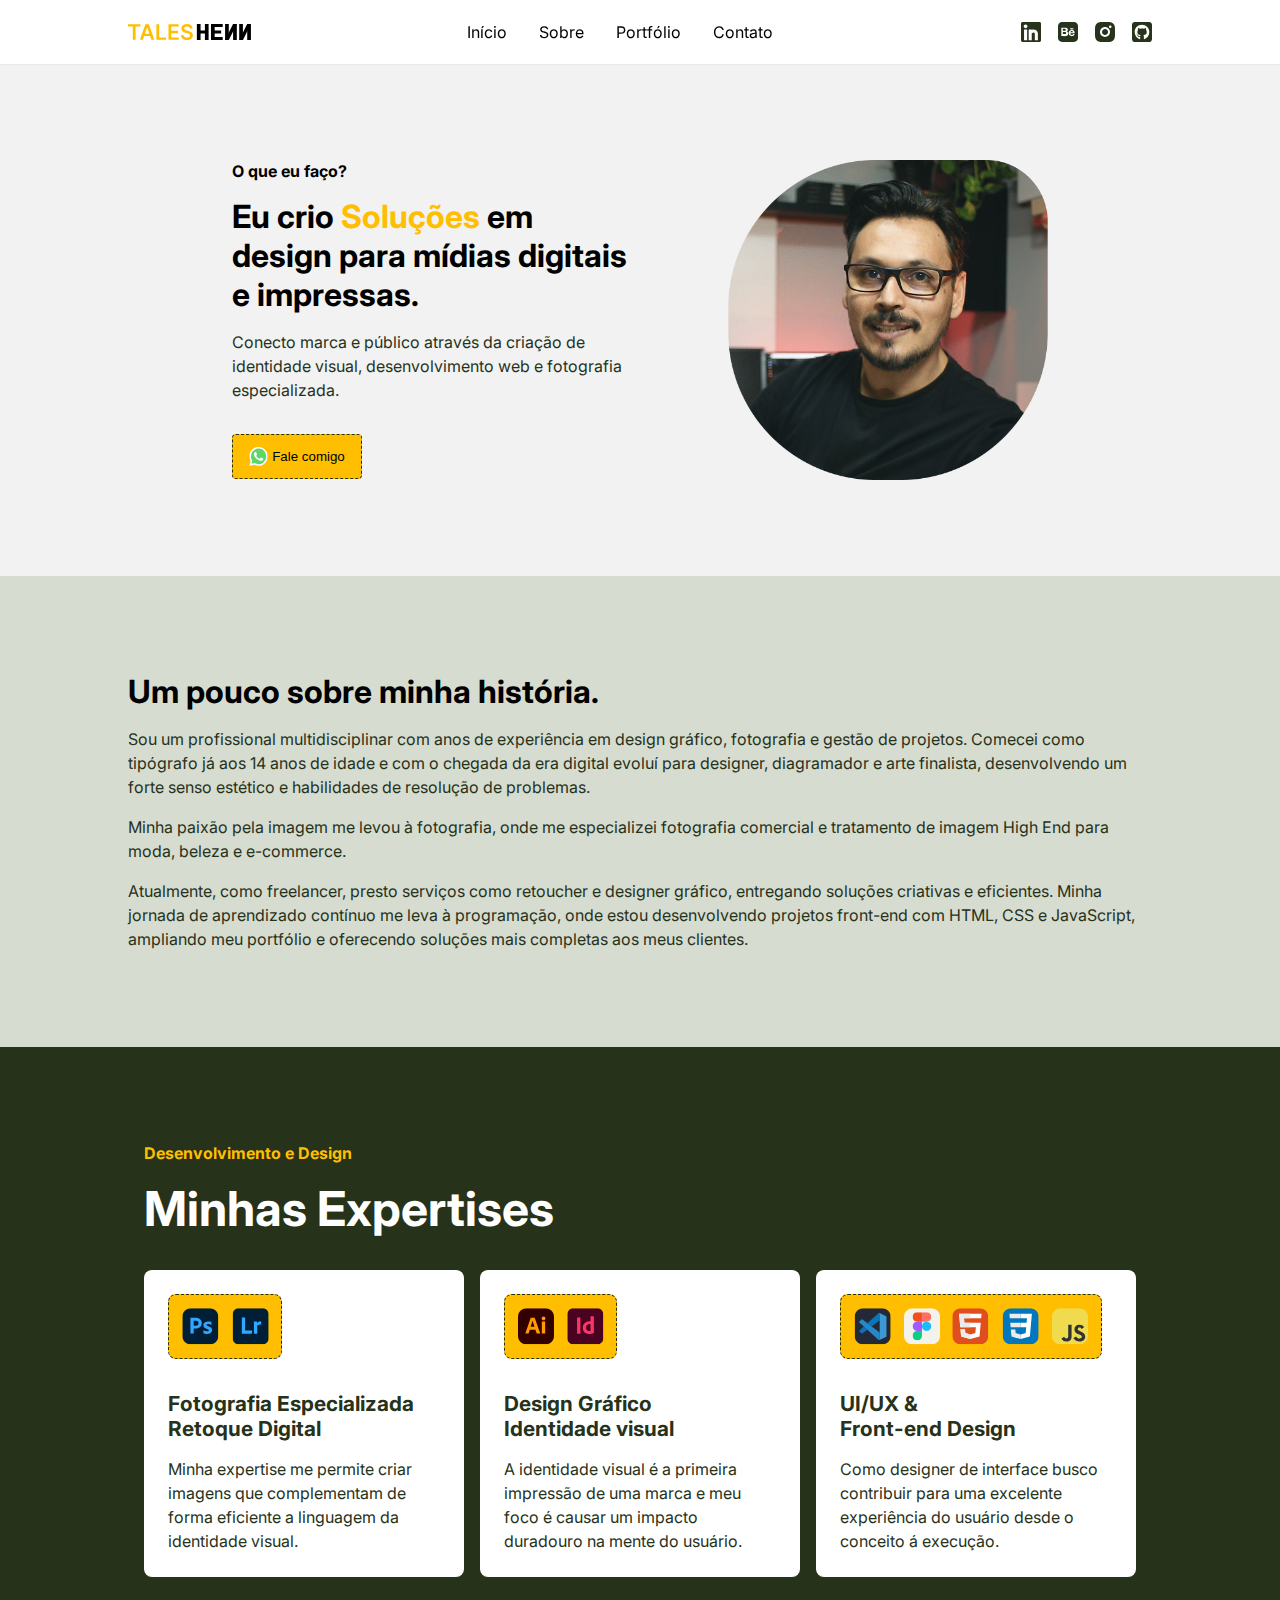
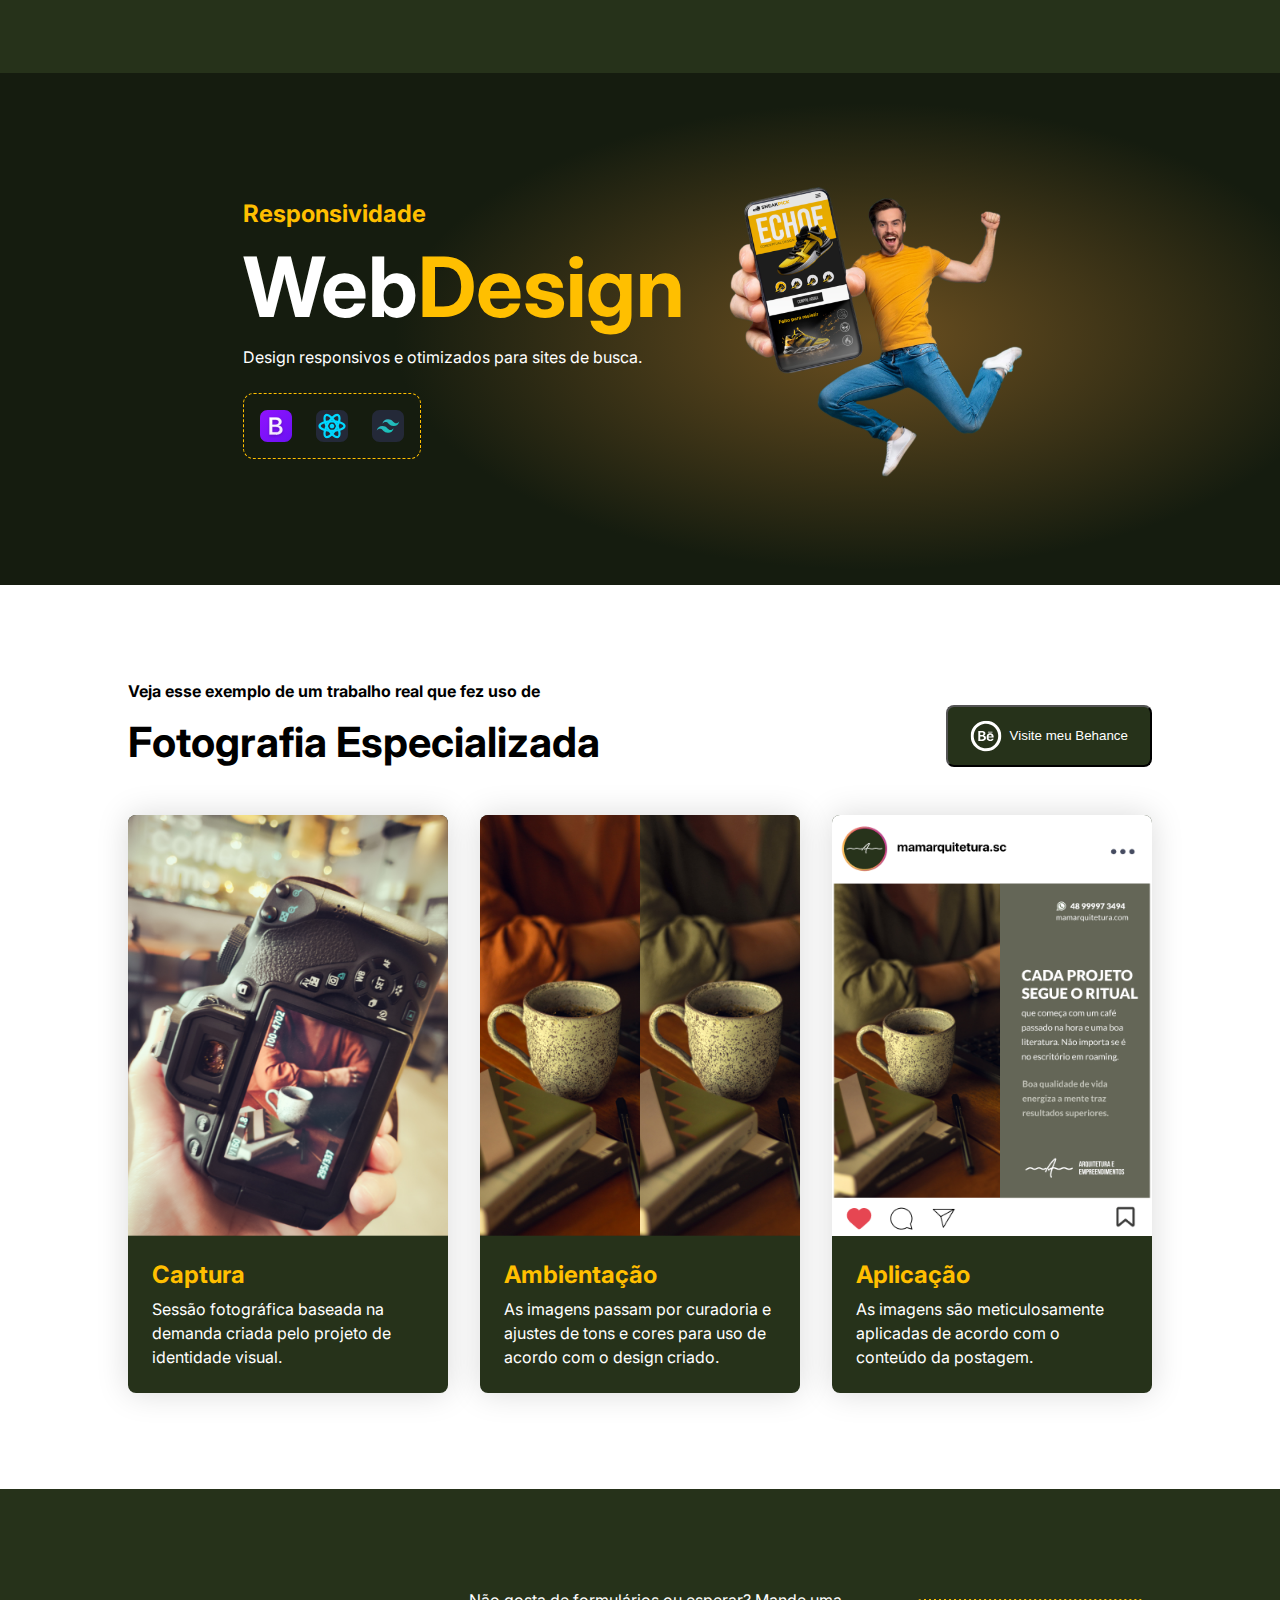
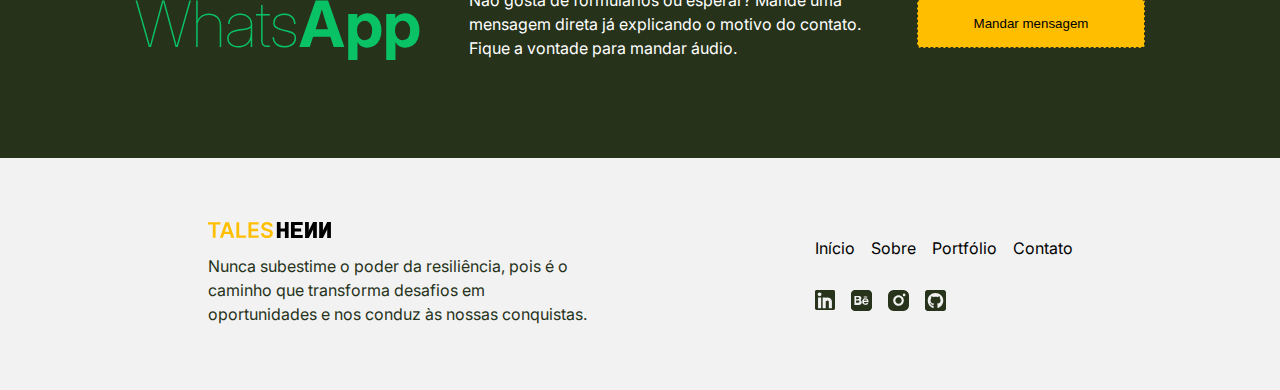
<file: index.html>
<!DOCTYPE html>
<html lang="pt-br">
  <head>
    <meta charset="UTF-8" >
    <meta name="viewport" content="width=device-width, initial-scale=1.0" >
    <title>
      Tales Henn - Designer Gráfico em Florianópolis | Criação de Identidade Visual e Sites
    </title>
    <meta
      name="description"
      content="Designer gráfico em Florianópolis especializado em identidade visual. Desenvolvimento de artes gráficas, design de logotipos, criação de websites e artes para redes sociais."
    >
    <meta name="author" content="Tales Henn" >
    <meta name="robots" content="index, follow" >
    <link rel="canonical" href="https://taleshenn.com.br" >
    <link rel="stylesheet" href="/assets/styles/global.css" >

    <meta property="og:title" content="Tales Henn - Designer Gráfico e Web Designer" >
    <meta
      property="og:description"
      content="Designer gráfico em Florianópolis especializado em identidade visual."
    >
    <meta
      property="og:image"
      content="https://taleshenn.com.br/modules/hero/images/hero__avatar__img.png"
    >
    <meta property="og:url" content="https://taleshenn.com.br" >
    <meta property="og:type" content="website" >
    <link rel="canonical" href="https://taleshenn.com.br" >

    <script type="application/ld+json">
      {
        "@context": "https://schema.org",
        "@type": "Person",
        "name": "Tales Henn",
        "jobTitle": "Designer Gráfico",
        "url": "https://taleshenn.com.br",
        "image": "https://taleshenn.com.br/modules/hero/images/hero__avatar__img.png"
      }
    </script>
  </head>

  <body>
    <main>
      <div class="overlay"></div>
      <nav class="navbar">
        <div class="navbar_wrapper">
          <div class="navbar__logo">
            <a href="#"><img src="/modules/navbar/images/logo.svg" alt="logo tales henn" ></a>
          </div>

          <ul class="navbar__navigation">
            <li><a href="#" class="transition-all">Início</a></li>
            <li><a href="#about" class="transition-all">Sobre</a></li>
            <li><a href="#portfolio" class="transition-all">Portfólio</a></li>
            <li><a href="#contato" class="transition-all">Contato</a></li>
          </ul>

          <div class="navbar__socials__links">
            <a href="https://www.linkedin.com/in/taleshenn/" target="_blank"
              ><div class="navbar__linkedin_icon transition-all"></div
            ></a>
            <a href="https://www.behance.net/taleshenn" target="_blank"
              ><div class="navbar__behance_icon transition-all"></div
            ></a>
            <a href="https://www.instagram.com/taleshenn/" target="_blank"
              ><div class="navbar__instagram_icon transition-all"></div
            ></a>
            <a href="https://github.com/taleshenn" target="_blank"
              ><div class="navbar__github_icon transition-all"></div
            ></a>
          </div>
          <div class="navbar__menu-icon">
            <img src="/modules/navbar/images/menu-icon.svg" alt="menu mobile" >
          </div>
        </div>
      </nav>
      <div class="section-wrapper">
        <section class="hero">
          <div class="hero__header">
            <div class="hero__header__text">
              <h3>O que eu faço?</h3>
              <h1>
                Eu crio <span class="destaque">Soluções</span> em design para mídias digitais e
                impressas.
              </h1>
              <p>
                Conecto marca e público através da criação de identidade visual, desenvolvimento web
                e fotografia especializada.
              </p>
            </div>
            <button
              class="hero__header__button transition-all"
              onclick="window.open('https://api.whatsapp.com/message/O4BK5AR4C2VKF1?autoload=1&app_absent=0', '_blank')"
              aria-label="Abrir conversa no WhatsApp"
            >
              <img src="./modules/hero/images/whatsapp-icon.svg" alt="logo whatsapp" >
              <span>Fale comigo</span>
            </button>
          </div>
          <figure class="hero__avatar">
            <img src="./modules/hero/images/hero__avatar__img.png" alt="foto tales henn" >
          </figure>
        </section>

        <section id="about" class="about">
          <div class="about__container">
            <h2>Um pouco sobre minha história.</h2>
            <p>
              Sou um profissional multidisciplinar com anos de experiência em design gráfico,
              fotografia e gestão de projetos. Comecei como tipógrafo já aos 14 anos de idade e com
              o chegada da era digital evoluí para designer, diagramador e arte finalista,
              desenvolvendo um forte senso estético e habilidades de resolução de problemas.
            </p>
            <p>
              Minha paixão pela imagem me levou à fotografia, onde me especializei fotografia
              comercial e tratamento de imagem High End para moda, beleza e e-commerce.
            </p>
            <p>
              Atualmente, como freelancer, presto serviços como retoucher e designer gráfico,
              entregando soluções criativas e eficientes. Minha jornada de aprendizado contínuo me
              leva à programação, onde estou desenvolvendo projetos front-end com HTML, CSS e
              JavaScript, ampliando meu portfólio e oferecendo soluções mais completas aos meus
              clientes.
            </p>
          </div>
        </section>

        <section class="expertises">
          <div class="expertises__wrapper">
            <div class="expertises__header">
              <h3 class="destaque">Desenvolvimento e Design</h3>
              <h2>Minhas Expertises</h2>
            </div>
            <div class="expertises__cards">
              <div class="expertises__cards__content">
                <div class="expertises__cards__content__icons">
                  <img src="./modules/expertises/images/photoshop.svg" alt="logo adobe photoshop" >
                  <img src="./modules/expertises/images/lightroom.svg" alt="logo adobe lightroom" >
                </div>
                <div class="expertises__cards__content__text">
                  <h3>
                    Fotografia Especializada <br >
                    Retoque Digital
                  </h3>
                  <p>
                    Minha expertise me permite criar imagens que complementam de forma eficiente a
                    linguagem da identidade visual.
                  </p>
                </div>
              </div>
              <div class="expertises__cards__content">
                <div class="expertises__cards__content__icons">
                  <img
                    src="./modules/expertises/images/illustrator.svg"
                    alt="logo adobe illustrator"
                  >
                  <img src="./modules/expertises/images/indesign.svg" alt="logo adobe indesign" >
                </div>
                <div class="expertises__cards__content__text">
                  <h3>Design Gráfico <br >Identidade visual</h3>
                  <p>
                    A identidade visual é a primeira impressão de uma marca e meu foco é causar um
                    impacto duradouro na mente do usuário.
                  </p>
                </div>
              </div>
              <div class="expertises__cards__content">
                <div class="expertises__cards__content__icons">
                  <img src="./modules/expertises/images/vscode.svg" alt="logo vs code" >
                  <img src="./modules/expertises/images/figma.svg" alt="logo figma" >
                  <img src="./modules/expertises/images/html.svg" alt="logo html" >
                  <img src="./modules/expertises/images/css.svg" alt="logo css" >
                  <img src="./modules/expertises/images/javascript.svg" alt="logo javascript" >
                </div>
                <div class="expertises__cards__content__text">
                  <h3>UI/UX & <br >Front-end Design</h3>
                  <p>
                    Como designer de interface busco contribuir para uma excelente experiência do
                    usuário desde o conceito á execução.
                  </p>
                </div>
              </div>
            </div>
          </div>
        </section>

        <section class="featured">
          <div class="featured__header">
            <div class="featured__header__text">
              <h3 class="destaque">Responsividade</h3>
              <h2>Web<span class="destaque">Design</span></h2>
              <p>Design responsivos e otimizados para sites de busca.</p>
            </div>
            <div class="icons__technologies">
              <img src="./modules/featured/images/bootstrap-logo.svg" alt="logo bootstrap" >
              <img src="./modules/featured/images/react-logo.svg" alt="logo react" >
              <img src="./modules/featured/images/tailwind-logo.svg" alt="logo tailwind" >
            </div>
          </div>
          <figure class="featured__avatar">
            <img src="./modules/featured/images/featured__avatar-img.png" alt="avatar destaque" >
          </figure>
        </section>

        <section id="portfolio" class="showcase">
          <div class="showcase__header">
            <div class="showcase__header-text">
              <h3 aria-label="Exemplo de trabalho real">
                Veja esse exemplo de um trabalho real que fez uso de
              </h3>
              <h2 aria-label="Fotografia Especializada">Fotografia Especializada</h2>
            </div>
            <button
              class="showcase__cta transition-all"
              onclick="window.open('https://www.behance.net/taleshenn', '_blank')"
              aria-label="Visitar o portfólio de Tales Henn no Behance"
            >
              <img src="/modules/showcase/images/behance-logo.svg" alt="Logo do Behance" >
              <span>Visite meu Behance</span>
            </button>
          </div>

          <div class="showcase__cards">
            <div class="showcase__cards__content">
              <img
                src="/modules/showcase/images/showcase-img-captura.png"
                alt="Imagem de uma câmera fotográfica"
              >
              <div class="showcase__cards__text">
                <h2>Captura</h2>
                <p>
                  Sessão fotográfica baseada na demanda criada pelo projeto de identidade visual.
                </p>
              </div>
            </div>

            <div class="showcase__cards__content">
              <figure>
                <img
                  src="/modules/showcase/images/showcase-img-antes_depois.png"
                  alt="Imagem antes e depois da edição."
                >
              </figure>
              <div class="showcase__cards__text">
                <h2>Ambientação</h2>
                <p>
                  As imagens passam por curadoria e ajustes de tons e cores para uso de acordo com o
                  design criado.
                </p>
              </div>
            </div>

            <div class="showcase__cards__content">
              <figure>
                <img
                  src="/modules/showcase/images/showcase-img-aplicacao.png"
                  alt="Aplição da foto em arte e post do Instagram"
                >
              </figure>
              <div class="showcase__cards__text">
                <h2>Aplicação</h2>
                <p>
                  As imagens são meticulosamente aplicadas de acordo com o conteúdo da postagem.
                </p>
              </div>
            </div>
          </div>
        </section>
      </div>

      

      <section class="contact__whatsapp-cta">
        <div class="contact__whatsapp-wrapper">
          <h2>Whats<span>App</span></h2>
          <p>
            Não gosta de formulários ou esperar? Mande uma mensagem direta já explicando o motivo do
            contato. Fique a vontade para mandar áudio.
          </p>
          <button
            class="contact__whatsapp-cta__button transition-all"
            onclick="window.open('https://api.whatsapp.com/message/O4BK5AR4C2VKF1?autoload=1&app_absent=0', '_blank')"
            aria-label="Abrir conversa no WhatsApp"
          >
            Mandar mensagem
          </button>
        </div>
      </section>

      <footer>
        <div class="footer__logo">
          <div class="footer__logo__img">
            <a href="#"><img src="/modules/navbar/images/logo.svg" alt="logo tales henn" ></a>
          </div>
          <div class="footer__logo__description">
            <p>
              Nunca subestime o poder da resiliência, pois é o caminho que transforma desafios em
              oportunidades e nos conduz às nossas conquistas.
            </p>
          </div>
        </div>
        <div class="footer__navigation">
          <ul class="footer__navigation__links">
            <li><a href="#" class="transition-all">Início</a></li>
            <li><a href="#about" class="transition-all">Sobre</a></li>
            <li><a href="#portfolio" class="transition-all">Portfólio</a></li>
            <li><a href="#contato" class="transition-all">Contato</a></li>
          </ul>
          <div class="footer__social-links">
            <a
              href="https://www.linkedin.com/in/taleshenn/"
              target="_blank"
              aria-label="Perfil no LinkedIn"
            >
              <div class="footer__linkedin_icon transition-all"></div>
            </a>
            <a
              href="https://www.behance.net/taleshenn"
              target="_blank"
              aria-label="Portfólio no Behance"
            >
              <div class="footer__behance_icon transition-all"></div>
            </a>
            <a
              href="https://www.instagram.com/taleshenn/"
              target="_blank"
              aria-label="Perfil no Instagram"
            >
              <div class="footer__instagram_icon transition-all"></div>
            </a>
            <a href="https://github.com/taleshenn" target="_blank" aria-label="Perfil no Github">
              <div class="footer__github_icon transition-all"></div>
            </a>
          </div>
        </div>
      </footer>
    </main>
    <script src="modules/contact/contact-form.js"></script>
    <script src="modules/navbar/navbar.js"></script>
  </body>
</html>
</file>
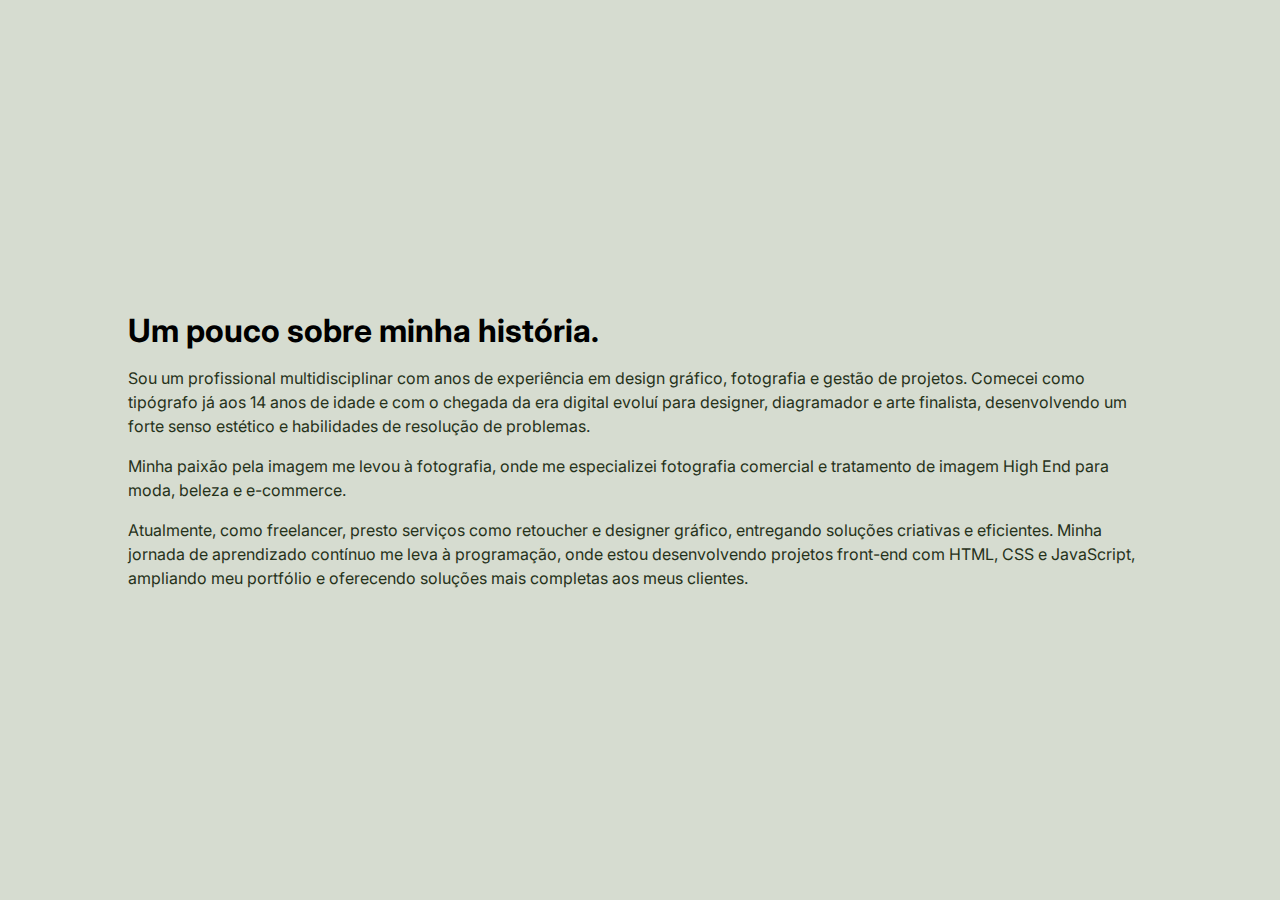
<file: modules/about/about.html>
<!DOCTYPE html>
<html lang="en">
  <head>
    <meta charset="UTF-8" />
    <meta name="viewport" content="width=device-width, initial-scale=1.0" />
    <title>Tales Henn DevDesigner Portfólio</title>
    <link rel="stylesheet" href="/assets/styles/global.css" />
  </head>
  <body>
    <main>
      <section id="about" class="about">
        <div class="about__container">
          <h2>Um pouco sobre minha história.</h2>
          <p>
            Sou um profissional multidisciplinar com anos de experiência em
            design gráfico, fotografia e gestão de projetos. Comecei como
            tipógrafo já aos 14 anos de idade e com o chegada da era digital
            evoluí para designer, diagramador e arte finalista, desenvolvendo um
            forte senso estético e habilidades de resolução de problemas.
          </p>
          <p>
            Minha paixão pela imagem me levou à fotografia, onde me especializei
            fotografia comercial e tratamento de imagem High End para moda,
            beleza e e-commerce.
          </p>
          <p>
            Atualmente, como freelancer, presto serviços como retoucher e
            designer gráfico, entregando soluções criativas e eficientes. Minha
            jornada de aprendizado contínuo me leva à programação, onde estou
            desenvolvendo projetos front-end com HTML, CSS e JavaScript,
            ampliando meu portfólio e oferecendo soluções mais completas aos
            meus clientes.
          </p>
        </div>
      </section>
    </main>
  </body>
</html>
</file>
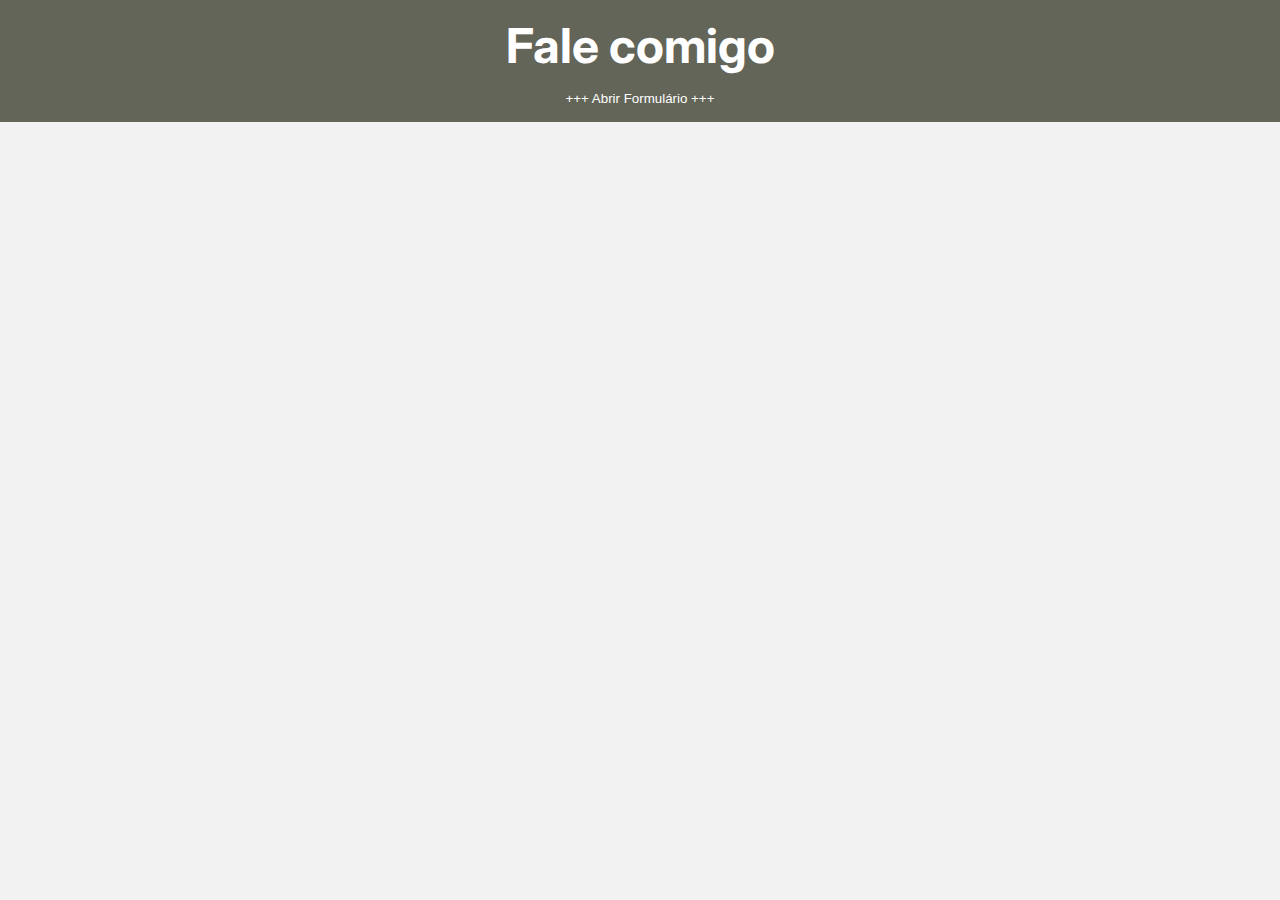
<file: modules/contact/contact-form.html>
<!DOCTYPE html>
<html lang="en">
  <head>
    <meta charset="UTF-8" />
    <meta name="viewport" content="width=device-width, initial-scale=1.0" />
    <title>Tales Henn DevDesigner Portfólio</title>
    <link rel="stylesheet" href="/assets/styles/global.css" />
  </head>
  <body>
    <main>
         <section id="contato" class="contact">
        <h2 class="contact-form__title">Fale comigo</h2>
        <button class="contact-toggle">
          <span>+++ Abrir Formulário +++</span>
        </button>
        <fieldset class="contact-form">
          <div class="contact-form__header"></div>
          <div class="contact-form__content">
            <form class="contact-form__inputs">
              <div class="contact-form__personal-data">
                <div class="contact-form__input-group">
                  <label for="nome">Nome:</label>
                  <input
                    type="text"
                    id="nome"
                    name="nome"
                    placeholder="Apenas o primeiro nome"
                    aria-label="Digite seu primeiro nome."
                    disabled
                  >
                </div>
                <div class="contact-form__input-group">
                  <label for="sobrenome">Sobrenome:</label>
                  <input
                    type="text"
                    id="sobrenome"
                    name="sobrenome"
                    placeholder="Aqui vai o restante do seu nome."
                    aria-label="Digite o restante do seu nome."
                    disabled
                  >
                </div>
                <div class="contact-form__input-group">
                  <label for="email">E-mail:</label>
                  <input
                    type="email"
                    id="email"
                    name="email"
                    placeholder="Use o formato seunome@exemplo.com.br"
                    aria-label="Digite seu email. Não esqueça o sinal do @."
                    disabled
                  >
                </div>
                <div class="contact-form__input-group">
                  <label for="telefone">Telefone:</label>
                  <input
                    type="tel"
                    id="telefone"
                    name="telefone"
                    placeholder="(XX) XXXX-XXXX"
                    aria-label="Digite seu número de telefone."
                    disabled
                  >
                </div>
              </div>
              <div class="contact__form__subject">
                <label >Escolha o assunto:</label>
                <div class="contact__form__wrapper disabled">
                  <div>
                    <div>
                      <input type="radio" id="assunto1" name="assunto" value="Identidade visual" >
                      <label for="assunto1">Identidade visual</label>
                    </div>
                    <div>
                      <input
                        type="radio"
                        id="assunto2"
                        name="assunto"
                        value="Design de artes gráficas"
                      >
                      <label for="assunto2">Design de artes gráficas</label>
                    </div>
                    <div>
                      <input
                        type="radio"
                        id="assunto3"
                        name="assunto"
                        value="Design de artes para redes sociais"
                      >
                      <label for="assunto3">Design de artes para redes sociais</label>
                    </div>
                  </div>
                  <div>
                    <div>
                      <input
                        type="radio"
                        id="assunto4"
                        name="assunto"
                        value="Desenvolvimento web"
                      >
                      <label for="assunto4">Desenvolvimento web</label>
                    </div>
                    <div>
                      <input
                        type="radio"
                        id="assunto5"
                        name="assunto"
                        value="Fotografia e Edição"
                      >
                      <label for="assunto5">Fotografia e Edição</label>
                    </div>
                    <div>
                      <input type="radio" id="assuntoOutro" name="assunto" value="outro" >
                      <label for="assuntoOutro">Outro (Descreva no campo abaixo)</label>
                    </div>
                  </div>
                </div>
              </div>
              <div class="contact-form__message__container">
                <div class="contact-form__message">
                  <label for="mensagem">Mensagem:</label>
                  <textarea
                    id="mensagem"
                    name="mensagem"
                    placeholder="Sua mensagem aqui"
                    aria-label="Digite sua mensagem."
                    maxlength="500"
                    disabled
                  ></textarea>
                </div>
              </div>
              <div class="contact-form__submit">
                <button
                  type="button"
                  class="contact-form__submit__btn transition-all"
                  aria-label="Enviar a mensagem."
                  disabled
                >
                  Enviar
                </button>
              </div>
            </form>
          </div>
        </fieldset>
      </section>
    </main>
    <script src="/modules/contact/contact-form.js"></script>
  </body>
</html>
</file>
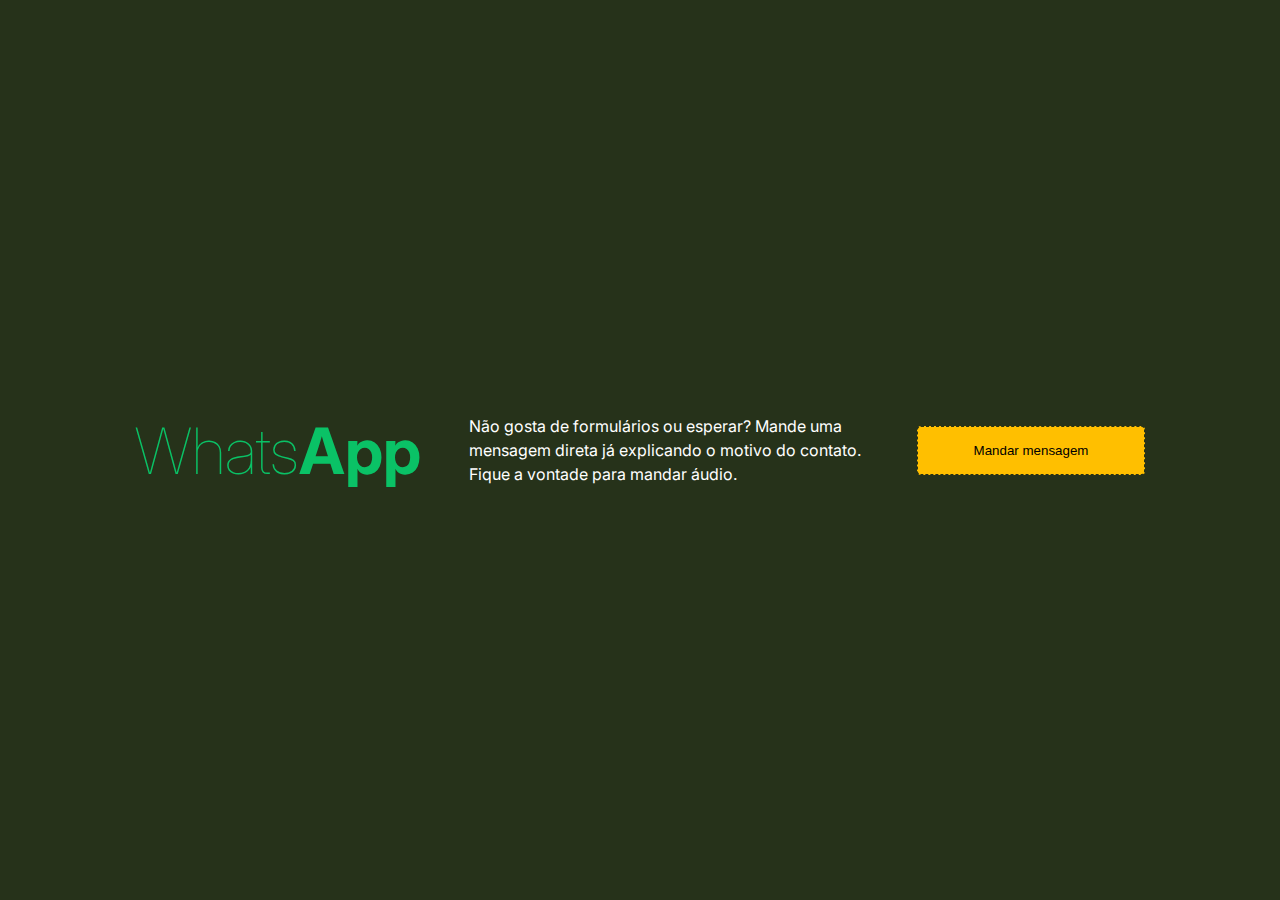
<file: modules/contact/contact-whatsapp.html>
<!DOCTYPE html>
<html lang="en">
  <head>
    <meta charset="UTF-8" />
    <meta name="viewport" content="width=device-width, initial-scale=1.0" />
    <title>Tales Henn DevDesigner Portfólio</title>
    <link rel="stylesheet" href="/assets/styles/global.css" />
  </head>
  <body>
    <main>
      <section class="contact__whatsapp-cta">
        <div class="contact__whatsapp-wrapper">
          <h2>Whats<span>App</span></h2>
          <p>
            Não gosta de formulários ou esperar? Mande uma mensagem direta já
            explicando o motivo do contato. Fique a vontade para mandar áudio.
          </p>
          <button
            class="contact__whatsapp-cta__button transition-all"
            onclick="window.open('https://api.whatsapp.com/message/O4BK5AR4C2VKF1?autoload=1&app_absent=0', '_blank')"
            aria-label="Abrir conversa no WhatsApp"
          >
            Mandar mensagem
          </button>
        </div>
      </section>
    </main>
  </body>
</html>
</file>
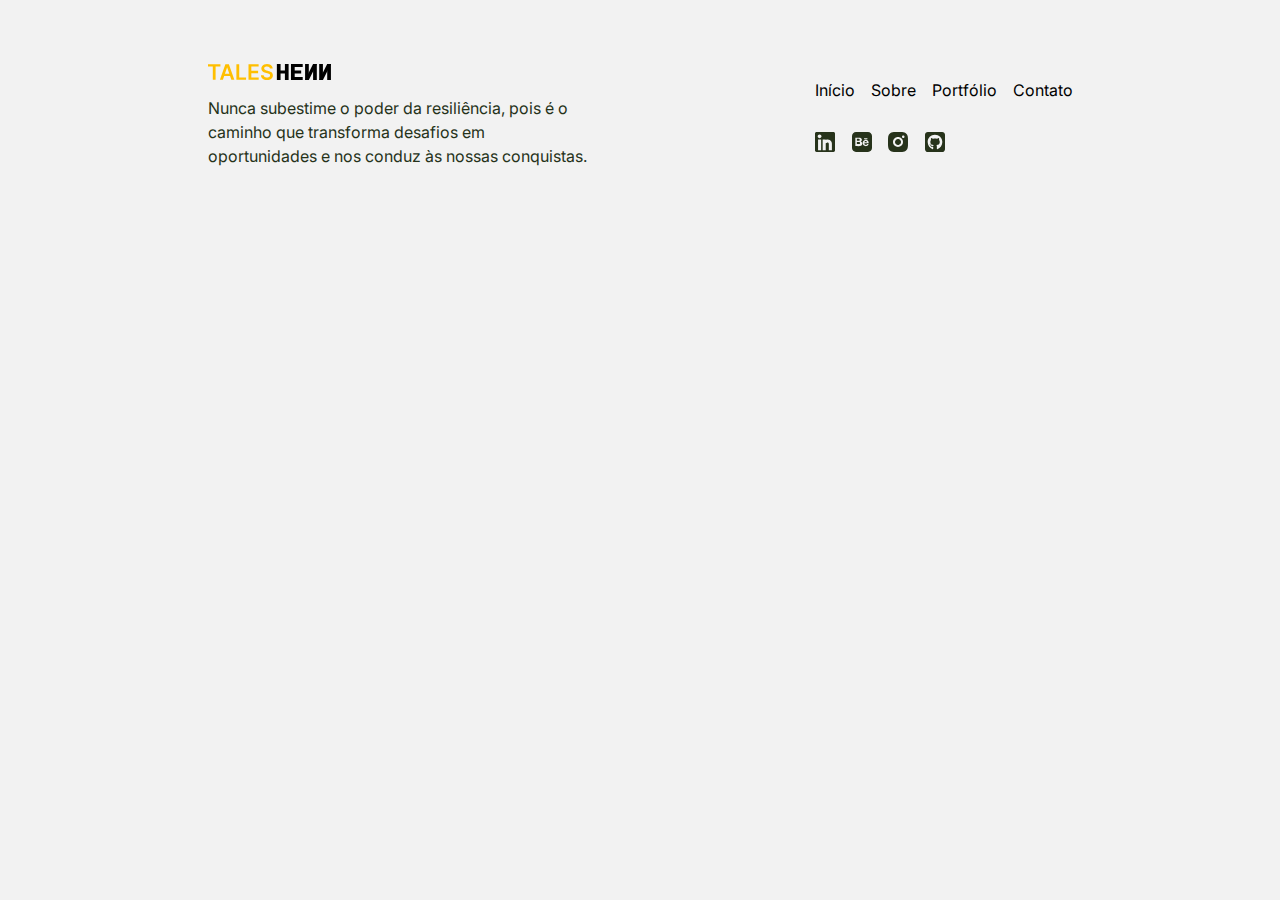
<file: modules/footer/footer.html>
<!DOCTYPE html>
<html lang="en">
  <head>
    <meta charset="UTF-8" />
    <meta name="viewport" content="width=device-width, initial-scale=1.0" />
    <title>Tales Henn DevDesigner Portfólio</title>
    <link rel="stylesheet" href="/assets/styles/global.css" />
  </head>
  <body>
    <main>
      <footer>
        <div class="footer__logo">
          <div class="footer__logo__img">
            <a href="#"
              ><img src="/modules/navbar/images/logo.svg" alt="logo tales henn"
            /></a>
          </div>
          <div class="footer__logo__description">
            <p>
              Nunca subestime o poder da resiliência, pois é o caminho que
              transforma desafios em oportunidades e nos conduz às nossas
              conquistas.
            </p>
          </div>
        </div>
        <div class="footer__navigation">
          <ul class="footer__navigation__links">
            <li><a href="#" class="transition-all">Início</a></li>
            <li><a href="#about" class="transition-all">Sobre</a></li>
            <li><a href="#portfolio" class="transition-all">Portfólio</a></li>
            <li><a href="#contato" class="transition-all">Contato</a></li>
          </ul>
          <div class="footer__social-links">
            <a
              href="https://www.linkedin.com/in/taleshenn/"
              target="_blank"
              aria-label="Perfil no LinkedIn"
            >
              <div class="footer__linkedin_icon transition-all"></div>
            </a>
            <a
              href="https://www.behance.net/taleshenn"
              target="_blank"
              aria-label="Portfólio no Behance"
            >
              <div class="footer__behance_icon transition-all"></div>
            </a>
            <a
              href="https://www.instagram.com/taleshenn/"
              target="_blank"
              aria-label="Perfil no Instagram"
            >
              <div class="footer__instagram_icon transition-all"></div>
            </a>
            <a
              href="https://github.com/taleshenn"
              target="_blank"
              aria-label="Perfil no Github"
            >
              <div class="footer__github_icon transition-all"></div>
            </a>
          </div>
        </div>
      </footer>
    </main>
  </body>
</html>
</file>
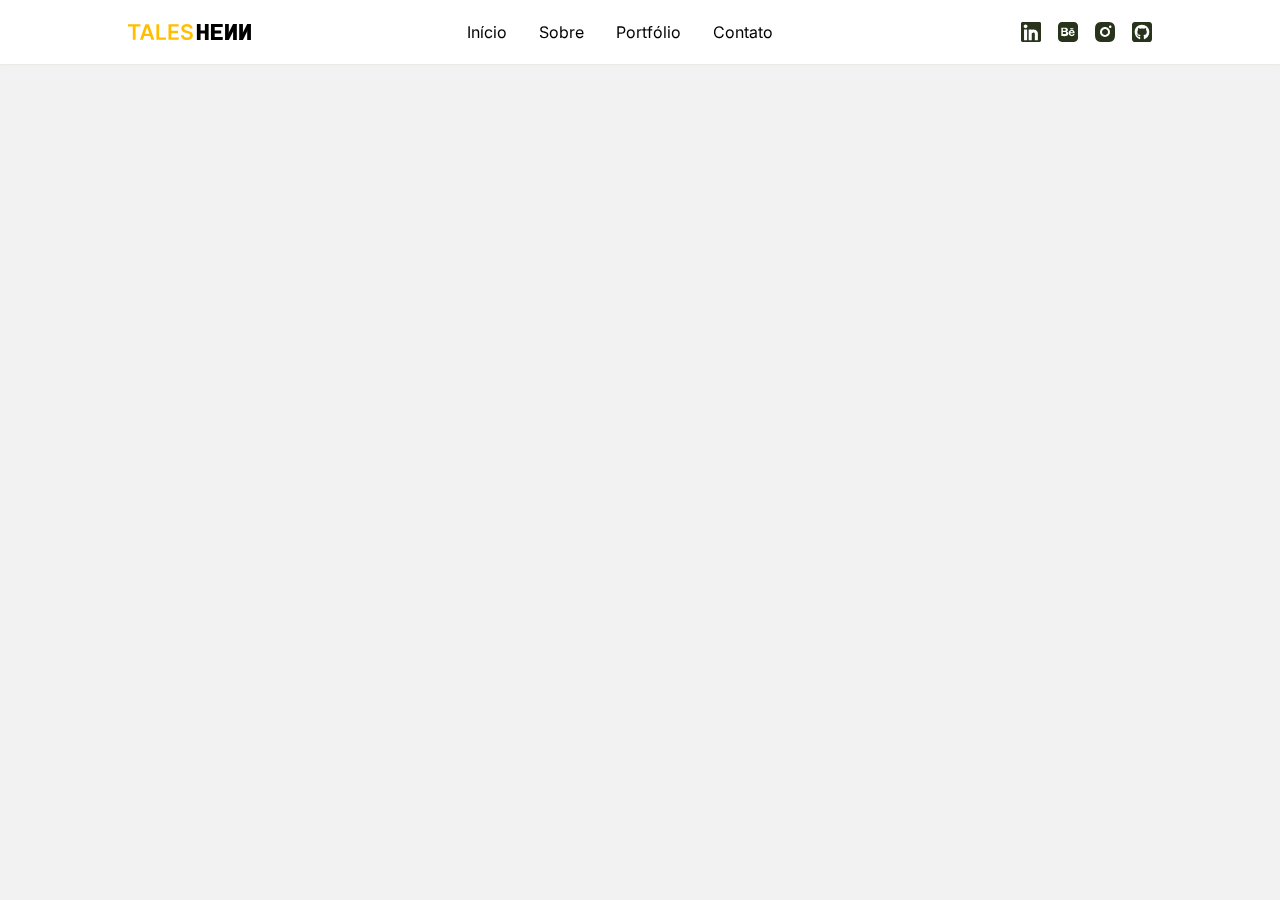
<file: modules/navbar/navbar.html>
<!DOCTYPE html>
<html lang="en">
  <head>
    <meta charset="UTF-8" />
    <meta name="viewport" content="width=device-width, initial-scale=1.0" />
    <title>Tales Henn DevDesigner Portfólio</title>
    <link rel="stylesheet" href="/assets/styles/global.css" />
  </head>
  <body>
    <main>
      <div class="overlay"></div>
      <nav class="navbar">
        <div class="navbar_wrapper">
          <div class="navbar__logo">
            <a href="#"
              ><img src="/modules/navbar/images/logo.svg" alt="logo tales henn"
            /></a>
          </div>

          <ul class="navbar__navigation">
            <li><a href="#" class="transition-all">Início</a></li>
            <li><a href="#about" class="transition-all">Sobre</a></li>
            <li><a href="#portfolio" class="transition-all">Portfólio</a></li>
            <li><a href="#contato" class="transition-all">Contato</a></li>
          </ul>

          <div class="navbar__socials__links">
            <a href="https://www.linkedin.com/in/taleshenn/" target="_blank"
              ><div class="navbar__linkedin_icon transition-all"></div
            ></a>
            <a href="https://www.behance.net/taleshenn" target="_blank"
              ><div class="navbar__behance_icon transition-all"></div
            ></a>
            <a href="https://www.instagram.com/taleshenn/" target="_blank"
              ><div class="navbar__instagram_icon transition-all"></div
            ></a>
            <a href="https://github.com/taleshenn" target="_blank"
              ><div class="navbar__github_icon transition-all"></div
            ></a>
          </div>
          <div class="navbar__menu-icon">
            <img src="/modules/navbar/images/menu-icon.svg" alt="menu mobile" />
          </div>
        </div>
      </nav>
    </main>
  </body>
</html>
</file>
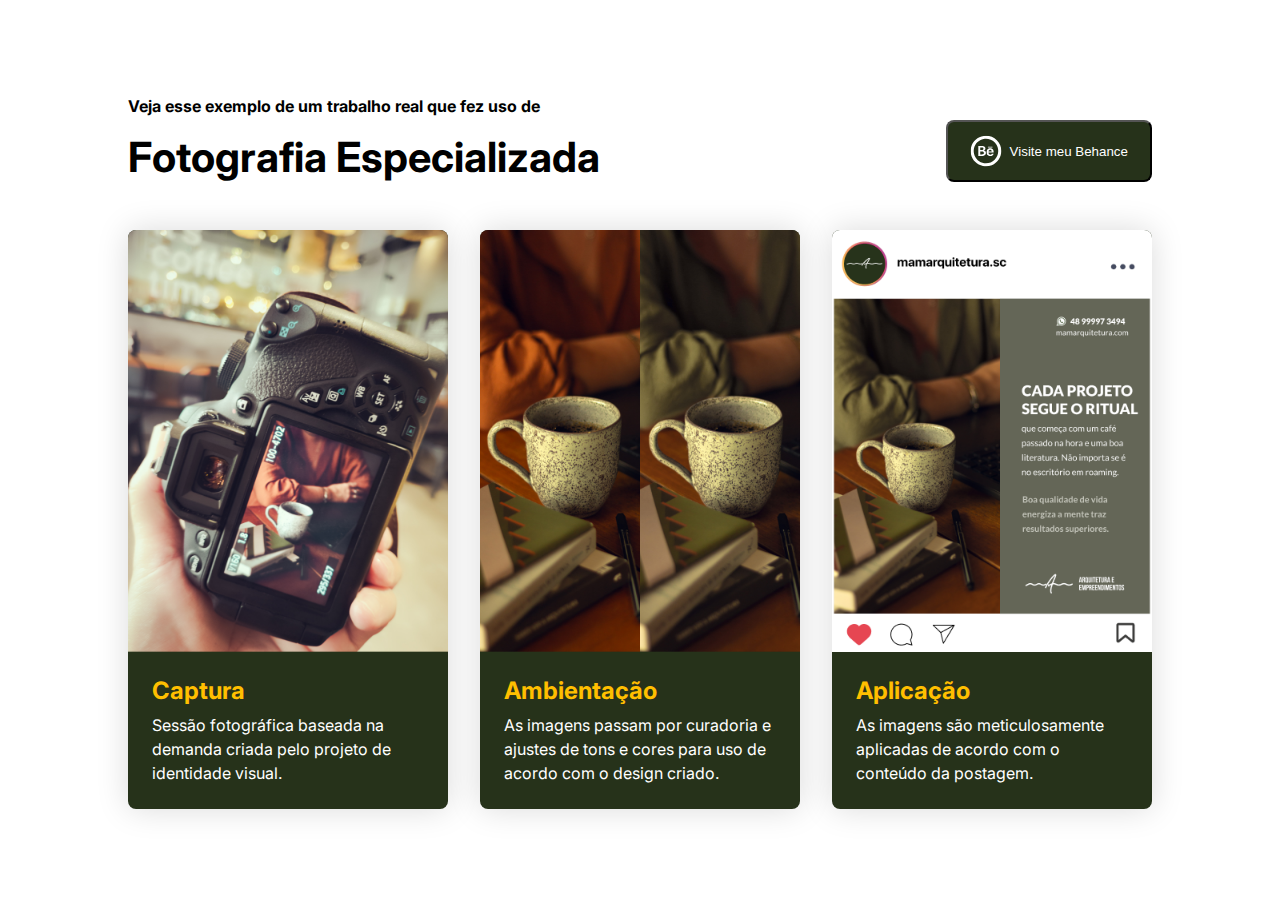
<file: modules/showcase/showcase.html>
<!DOCTYPE html>
<html lang="en">
  <head>
    <meta charset="UTF-8" />
    <meta name="viewport" content="width=device-width, initial-scale=1.0" />
    <title>Tales Henn DevDesigner Portfólio</title>
    <link rel="stylesheet" href="/assets/styles/global.css" />
  </head>
  <body>
    <main>
      <section id="portfolio" class="showcase">
        <div class="showcase__header">
          <div class="showcase__header-text">
            <h3 aria-label="Exemplo de trabalho real">
              Veja esse exemplo de um trabalho real que fez uso de
            </h3>
            <h2 aria-label="Fotografia Especializada">
              Fotografia Especializada
            </h2>
          </div>
          <button
            class="showcase__cta transition-all"
            onclick="window.open('https://www.behance.net/taleshenn', '_blank')"
            aria-label="Visitar o portfólio de Tales Henn no Behance"
          >
            <img
              src="/modules/showcase/images/behance-logo.svg"
              alt="Logo do Behance"
            />
            <span>Visite meu Behance</span>
          </button>
        </div>

        <div class="showcase__cards">
          <div class="showcase__cards__content">
            <img
              src="/modules/showcase/images/showcase-img-captura.png"
              alt="Imagem de uma câmera fotográfica"
            />
            <div class="showcase__cards__text">
              <h2>Captura</h2>
              <p>
                Sessão fotográfica baseada na demanda criada pelo projeto de
                identidade visual.
              </p>
            </div>
          </div>

          <div class="showcase__cards__content">
            <figure>
              <img
                src="/modules/showcase/images/showcase-img-antes_depois.png"
                alt="Imagem antes e depois da edição."
              />
            </figure>
            <div class="showcase__cards__text">
              <h2>Ambientação</h2>
              <p>
                As imagens passam por curadoria e ajustes de tons e cores para
                uso de acordo com o design criado.
              </p>
            </div>
          </div>

          <div class="showcase__cards__content">
            <figure>
              <img
                src="/modules/showcase/images/showcase-img-aplicacao.png"
                alt="Aplição da foto em arte e post do Instagram"
              />
            </figure>
            <div class="showcase__cards__text">
              <h2>Aplicação</h2>
              <p>
                As imagens são meticulosamente aplicadas de acordo com o
                conteúdo da postagem.
              </p>
            </div>
          </div>
        </div>
      </section>
    </main>
  </body>
</html>
</file>
<file: assets/styles/global.css>
/*=============== RESET CSS ===============*/
@import "./reset.css";

/*=============== IMPORTAÇÃO DE OUTROS ESTILOS ===============*/
@import "/modules/navbar/navbar.css";
@import "/modules/about/about.css";
@import "/modules/footer/footer.css";
@import "/modules/hero/hero.css";
@import "/modules/featured/featured.css";
@import "/modules/expertises/expertises.css";
@import "/modules/showcase/showcase.css";
@import "/modules/contact/contact-whatsapp.css";
@import "/modules/contact/contact-form.css";

/*=============== FONTES DO GOOGLE ===============*/
@import url("https://fonts.googleapis.com/css2?family=Inter:ital,opsz,wght@0,14..32,100..900;1,14..32,100..900&display=swap");

/*=============== Fonte Padrão ===============*/
body {
  font-family: "Inter", sans-serif;
  background-color: var(--cor-cinza-claro);
}

/*========== container da página ==========*/
main {
  display: flex;
  flex-direction: column;
  align-items: center;
  height: 100vh;
}
.section-wrapper {
  display: flex;
  width: 100%;
  flex-direction: column;
  align-items: center;
  margin-top: 4rem;
}

/*========== Tipografia ==========*/
h1 {
  font-size: var(--fonte-tamanho-grande);
  font-weight: var(--fonte-peso-bold);
}

h2 {
  font-size: var(--fonte-tamanho-medio);
  font-weight: var(--fonte-peso-bold);
}

h3 {
  font-size: var(--fonte-tamanho-normal);
  font-weight: var(--fonte-peso-bold);
}

p {
  color: var(--cor-primaria);
  line-height: 1.5rem;
}

.destaque {
  color: var(--cor-complementar);
  font-weight: bold;
}

/*========== TRANSIÇÃO GLOBAL ==========*/
.transition-all {
  transition: all var(--transition-duracao) var(--transition-curva);
  -webkit-transition: all var(--transition-duracao) var(--transition-curva);
  -moz-transition: all var(--transition-duracao) var(--transition-curva);
  -ms-transition: all var(--transition-duracao) var(--transition-curva);
}

/*=============== VARIÁVEIS GLOBAIS CSS ===============*/
:root {
  /*========== Pontos de quebra ==========*/
  --desktop-width: 80rem;
  --tablet-width: 64rem;
  --mobile-width: 16rem;

  /*========== Cores ==========*/
  /* Modo de cor HSL (matiz, saturação, luminosidade)*/
  --cor-primaria: hsl(90, 31%, 15%);
  --cor-primaria-media: hsl(69, 7%, 37%);
  --cor-primaria-clara: hsl(93, 14%, 84%);
  --cor-complementar: hsl(45, 100%, 50%);
  --cor-branco: hsl(0, 0%, 100%);
  --cor-preto: hsl(0, 0%, 0%);
  --cor-cinza-claro: hsl(0, 0%, 95%);

  /*========== Fonte ==========*/
  /* 0.5rem = 8px | 1rem = 16px  */
  --fonte-primaria: "Inter", sans-serif;
  --fonte-tamanho-grande: 2rem;
  --fonte-tamanho-medio: 1.5rem;
  --fonte-tamanho-normal: 1rem;
  --fonte-tamanho-pequeno: 0.5rem;

  /*========== Peso da Fonte ==========*/
  --fonte-peso-fina: 100;
  --fonte-peso-normal: 400;
  --fonte-peso-media: 600;
  --fonte-peso-bold: 700;

  /*========== PARÂMETROS DA TRANSIÇÃO GLOBAL ==========*/
  --transition-duracao: 0.3s;
  --transition-curva: ease-in-out;
}
</file>
